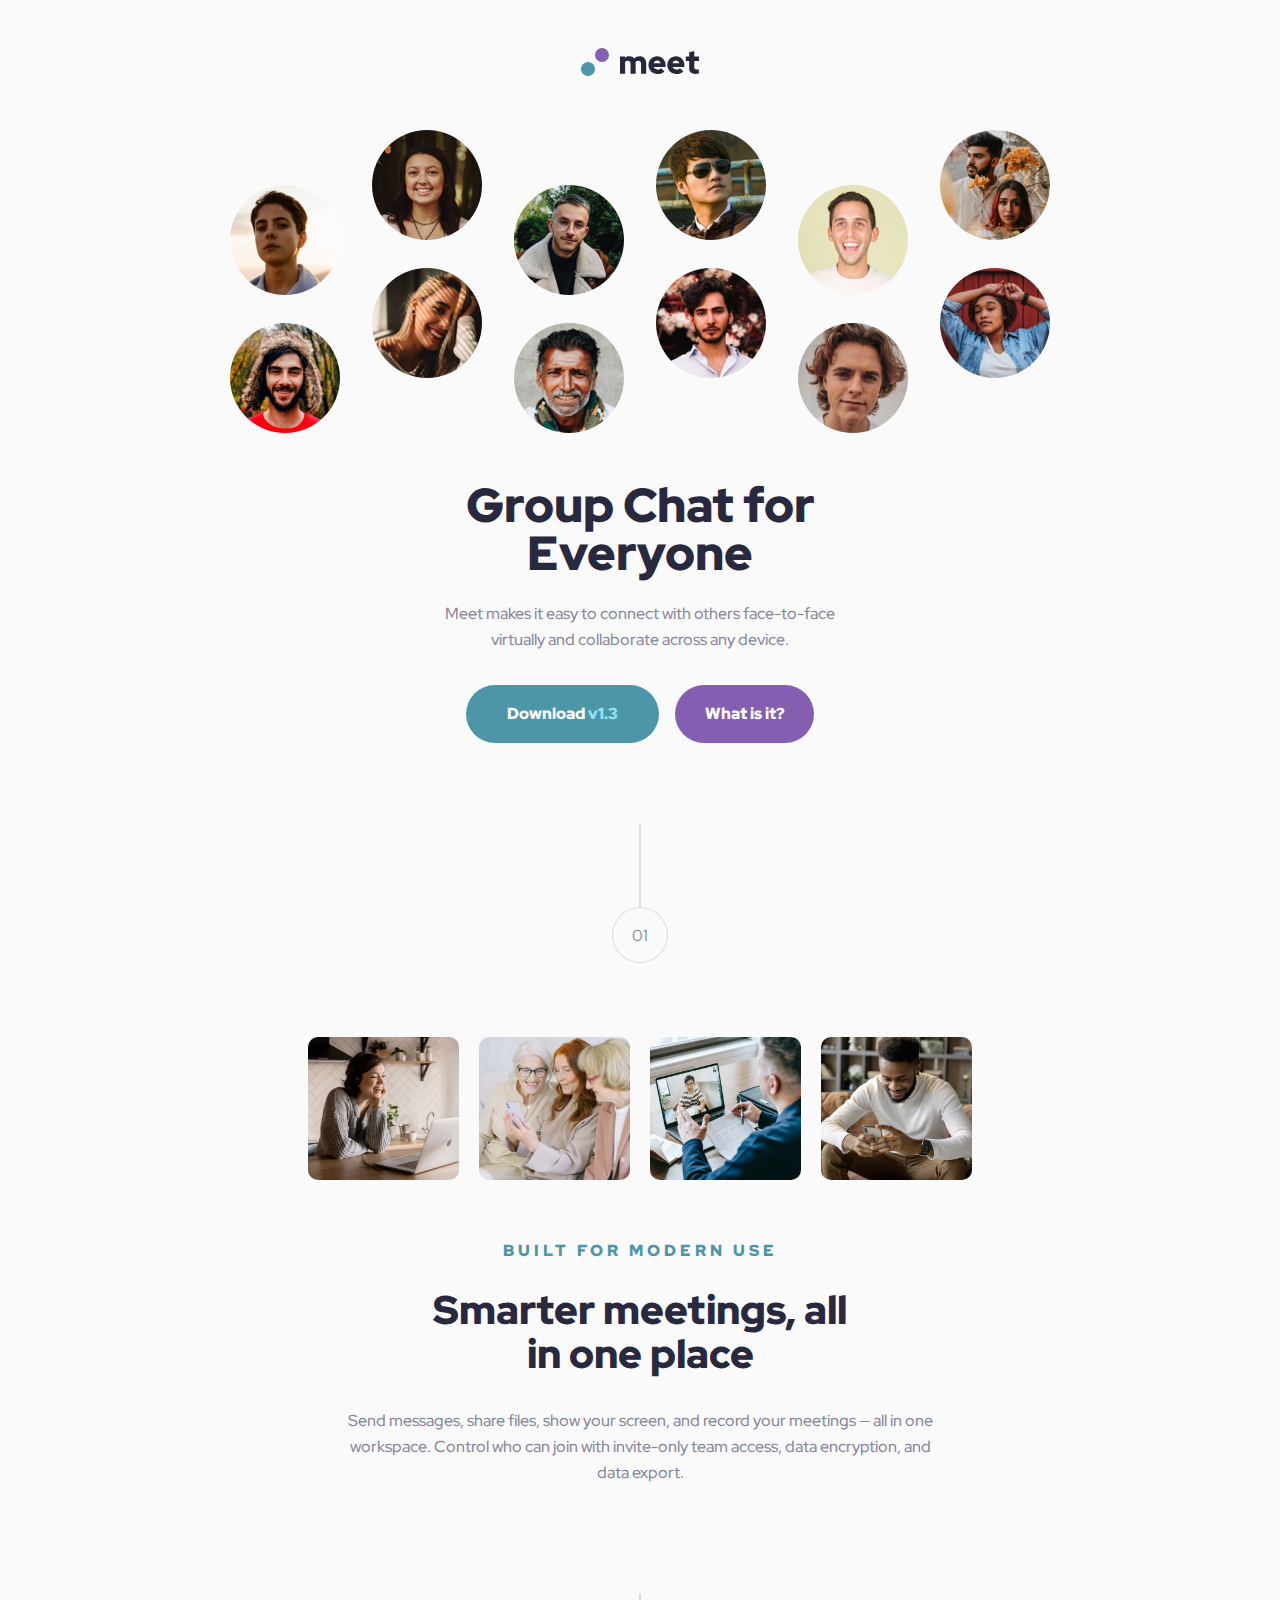
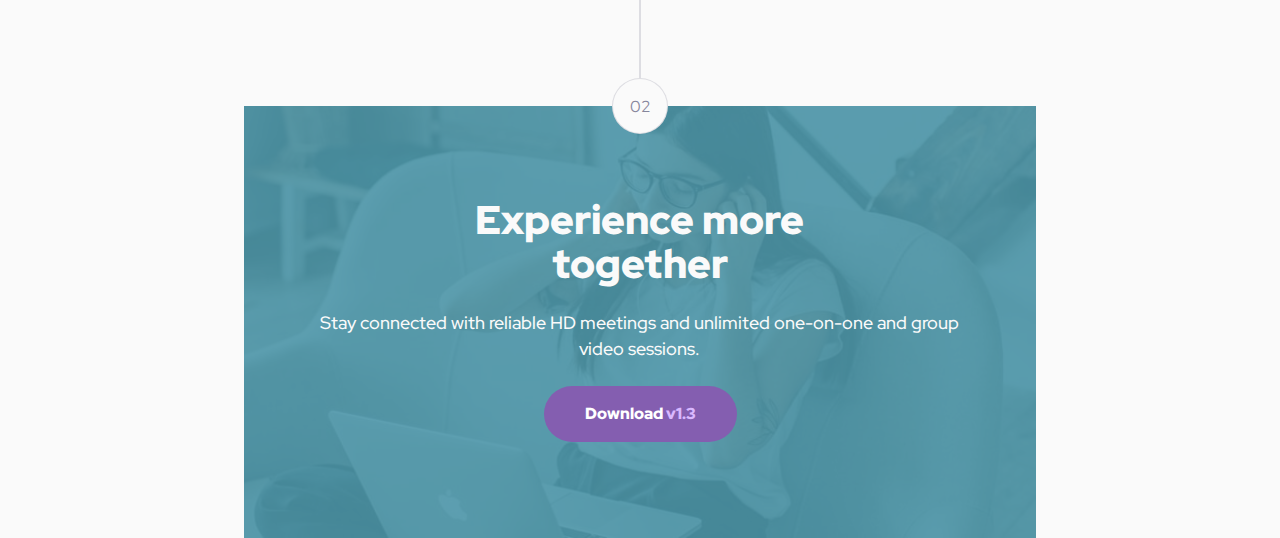
<file: index.html>
<!DOCTYPE html>
<html lang="en">
  <head>
    <meta charset="UTF-8" />
    <meta name="viewport" content="width=device-width, initial-scale=1.0" />

    <link
      rel="icon"
      type="image/png"
      sizes="32x32"
      href="./develop/assets/favicon-32x32.png"
    />

    <!-- GOOGLE FONTS -->
    <link rel="preconnect" href="https://fonts.googleapis.com" />
    <link rel="preconnect" href="https://fonts.gstatic.com" crossorigin />
    <link
      href="https://fonts.googleapis.com/css2?family=Red+Hat+Display:wght@500;900&display=swap"
      rel="stylesheet"
    />

    <!-- CUSTOM CSS -->
    <link rel="stylesheet" href="./develop/css/styles.css" />

    <!-- CUSTOM JS -->
    <script src="./develop/components/Header/Header.js" type="module"></script>
    <script
      src="./develop/components/Divider/Divider.js"
      type="module"
    ></script>
    <script
      src="./develop/components/UserImages/UserImages.js"
      type="module"
    ></script>
    <script src="./develop/components/Info/Info.js" type="module"></script>
    <script src="./develop/components/Footer/Footer.js" type="module"></script>

    <title>Frontend Mentor | Meet landing page</title>
  </head>
  <body>
    <header-component></header-component>

    <section class="section-divider section-divider--1">
      <divider-component number="01"></divider-component>
    </section>

    <main>
      <section class="section-users">
        <user-images-component></user-images-component>
      </section>

      <section class="section-info">
        <info-component></info-component>
      </section>
    </main>

    <section class="section-divider section-divider--2">
      <divider-component number="02"></divider-component>
    </section>

    <footer-component></footer-component>
  </body>
</html>
</file>
<file: develop/css/styles.css>
/**------------------- 
**      RESET
--------------------*/
*,
*::before,
*::after {
  box-sizing: border-box;
  margin: 0;
  padding: 0;
}
/* Reset margins */
body,
h1,
h2,
h3,
h4,
h5,
p,
figure,
picture {
  margin: 0;
}
h1,
h2,
h3,
h4,
h5,
h6,
p {
  font-weight: 400;
}
/* make images easier to work with */
img,
picture {
  max-width: 100%;
  display: block;
}
/* make form elements easier to work with */
input,
button,
textarea,
select {
  font: inherit;
}
/* remove animations for people who've turned them off */
@media (prefers-reduced-motion: reduce) {
  *,
  *::before,
  *::after {
    animation-duration: 0.01ms !important;
    animation-iteration-count: 1 !important;
    transition-duration: 0.01ms !important;
    scroll-behavior: auto !important;
  }
}

/**------------------- 
**   CUSTOM PROPS
--------------------*/
:root {
  /* COLOURS */
  --clr-faded-blue: 192, 37%, 48%;
  --clr-deep-lavender: 268, 34%, 53%;
  --clr-ebony-clay: 240, 21%, 20%;
  --clr-oslo-grey: 240, 10%, 57%;
  --clr-light-blue: 192, 90%, 77%;
  --clr-light-violet: 268, 100%, 86%;
  --clr-alabaster-white: 0, 0%, 98%;

  /* FONT FAMILY */
  --ff-red-hat-display: 'Red Hat Display', sans-serif;

  /* FONT SIZE */
  --fs-h1: 2.5rem;
  --fs-h2: 2rem;
  --fs-body: 1rem;
  --fs-overline: 1rem;

  /* LINE HEIGHT */
  --lh-h1: 2.75rem;
  --lh-h2: 2.25rem;
  --lh-body: 1.625rem;
  --lh-overline: 1.625rem;

  /* FONT WEIGHT */
  --fw-medium: 500;
  --fw-black: 900;

  /* BREAKPOINTS */
  --bp-mobile: 23.4375em;
  --bp-tablet: 48em;
  --bp-desktop: 1400px;
}

@media only screen and (min-width: 48em) {
  :root {
    --fs-h1: 3rem;
    --fs-h2: 2.5rem;
    --fs-body: 1rem;

    --lh-h1: 3rem;
    --lh-h2: 2.75rem;
    --lh-body: 1.625rem;
  }
}

@media only screen and (min-width: 1400px) {
  :root {
    --fs-h1: 4rem;
    --fs-h2: 2.5rem;
    --fs-body: 1.125rem;

    --lh-h1: 4rem;
    --lh-h2: 2.75rem;
    --lh-body: 1.625rem;
  }
}

/**------------------- 
**    UTILITIES
--------------------*/
.hide {
  display: none !important;
}

.header--primary {
  color: hsl(var(--clr-ebony-clay));
  font-size: var(--fs-h1);
  font-weight: var(--fw-black);
  line-height: var(--lh-h1);
  text-align: center;
}

.header--secondary {
  color: hsl(var(--clr-ebony-clay));
  font-size: var(--fs-h2);
  font-weight: var(--fw-black);
  line-height: var(--lh-h2);
  text-align: center;
}

.btn {
  border: none;
  border-radius: 1.8125rem;
  color: white;
  cursor: pointer;
  font-size: 1rem;
  font-weight: var(--fw-black);
  line-height: 1.625rem;
}

.btn--cyan {
  background-color: hsl(var(--clr-faded-blue));
  height: 3.625rem;
  width: 12.0625rem;
}

.btn--cyan:hover {
  background-color: hsl(192, 54%, 64%);
}

.btn--cyan span {
  color: hsl(var(--clr-light-blue));
}

.btn--purple {
  background-color: hsl(var(--clr-deep-lavender));
  height: 3.625rem;
  width: 8.6875rem;
}

.btn--purple:hover {
  background-color: hsl(268, 55%, 71%);
}

/**------------------- 
**     GENERAL
--------------------*/
body {
  background-color: hsl(var(--clr-alabaster-white));
  font-family: var(--ff-red-hat-display);
  padding-top: 3rem;
}

/**------------------- 
**  SECTION DIVIDER
--------------------*/
.section-divider {
  display: grid;
  place-items: center;

  margin: 0 auto;
  width: clamp(23ch, 100%, 133ch);
}

.section-divider--1 {
  margin-top: 9.25rem;
}

.section-divider--2 {
  margin-top: 9.25rem;
  transform: translateY(50%);
}

@media only screen and (min-width: 48em) {
  .section-divider--1 {
    margin-top: 10.25rem;
  }

  .section-divider--2 {
    margin-top: 10.25rem;
  }
}

@media only screen and (min-width: 1400px) {
  .section-divider--1 {
    margin-top: 12.125rem;
  }

  .section-divider--2 {
    margin-top: 9.75rem;
  }
}

/**----------------------- 
**  SECTION USER IMAGES
------------------------*/
.section-users {
  margin-top: 4rem;
}

/**------------------- 
**   SECTION INFO
--------------------*/
.section-info {
  margin-top: 4rem;
}

@media only screen and (min-width: 48em) {
  .section-info {
    margin-top: 3rem;
  }
}

@media only screen and (min-width: 1400px) {
  .section-info {
    margin-top: 5rem;
  }
}
</file>
